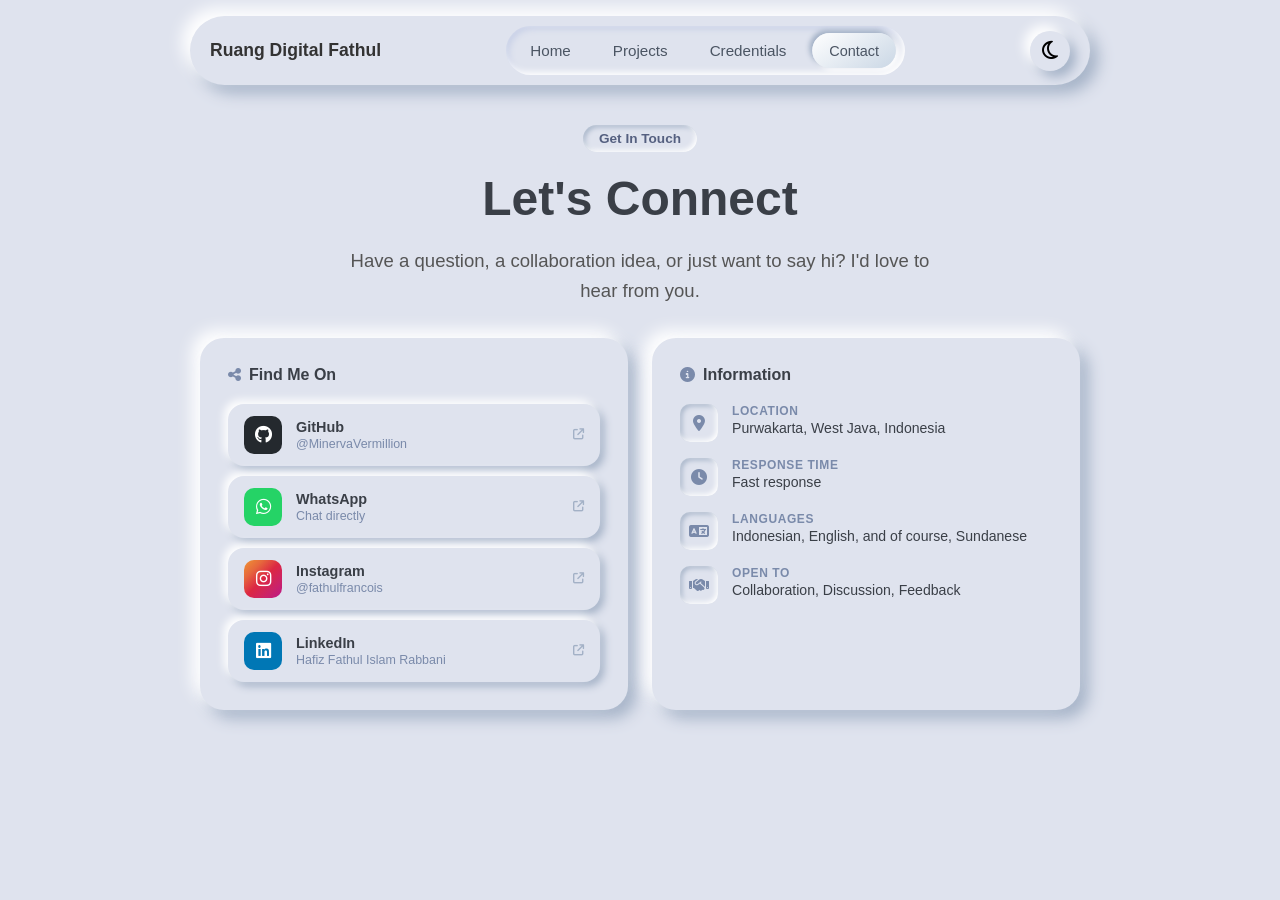
<file: contact.html>
<!DOCTYPE html>
<html lang="en">
<head>
    <meta charset="UTF-8">
    <meta name="viewport" content="width=device-width, initial-scale=1.0">
    <meta name="description" content="Contact Fathul — collaboration, questions, or just to say hi.">
    <meta name="author" content="Fathul">
    <title>Contact » Ruang Digital Fathul</title>
    <link rel="stylesheet" href="style.css">
    <link rel="stylesheet" href="https://cdnjs.cloudflare.com/ajax/libs/font-awesome/6.5.0/css/all.min.css">
</head>
<body>
    <header>
        <nav class="wrapper">
            <a class="logo" href="index.html">Ruang Digital Fathul</a>
            <ul>
                <li><a href="index.html">Home</a></li>
                <li><a href="projects.html">Projects</a></li>
                <li><a href="credentials.html">Credentials</a></li>
                <li><a href="contact.html">Contact</a></li>
            </ul>
            <div class="nav-actions">
                <button id="burger-btn"><i class="fa-solid fa-bars"></i></button>
                <button id="theme-btn"><i class="fa-regular fa-moon"></i></button>
            </div>
        </nav>
    </header>

    <main>
        <section class="page-header hidden">
            <span class="badge">Get In Touch</span>
            <h1>Let's <span class="highlight">Connect</span></h1>
            <p>Have a question, a collaboration idea, or just want to say hi? I'd love to hear from you.</p>
        </section>

        <section class="contact-page-section hidden">
            <div class="contact-page-grid">
                <div class="contact-card">
                    <h3><i class="fa-solid fa-share-nodes"></i> Find Me On</h3>
                    <div class="social-list">
                        <a href="https://github.com/MinervaVermillion" target="_blank" class="social-row">
                            <div class="social-icon-wrap github">
                                <i class="fa-brands fa-github"></i>
                            </div>
                            <div class="social-info">
                                <span class="social-name">GitHub</span>
                                <span class="social-handle">@MinervaVermillion</span>
                            </div>
                            <i class="fa-solid fa-arrow-up-right-from-square social-ext"></i>
                        </a>
                        <a href="https://wa.me/6288218930237" target="_blank" class="social-row">
                            <div class="social-icon-wrap whatsapp">
                                <i class="fa-brands fa-whatsapp"></i>
                            </div>
                            <div class="social-info">
                                <span class="social-name">WhatsApp</span>
                                <span class="social-handle">Chat directly</span>
                            </div>
                            <i class="fa-solid fa-arrow-up-right-from-square social-ext"></i>
                        </a>
                        <a href="https://instagram.com/fathulfrancois?igsh=bm1hYWwyeXJ0a3Zn" target="_blank" class="social-row">
                            <div class="social-icon-wrap instagram">
                                <i class="fa-brands fa-instagram"></i>
                            </div>
                            <div class="social-info">
                                <span class="social-name">Instagram</span>
                                <span class="social-handle">@fathulfrancois</span>
                            </div>
                            <i class="fa-solid fa-arrow-up-right-from-square social-ext"></i>
                        </a>
                        <a href="https://www.linkedin.com/in/hafiz-fathul-islam-rabbani/" target="_blank" class="social-row">
                            <div class="social-icon-wrap linkedin">
                                <i class="fa-brands fa-linkedin">‌</i>
                            </div>
                            <div class="social-info">
                                <span class="social-name">LinkedIn</span>
                                <span class="social-handle">Hafiz Fathul Islam Rabbani</span>
                            </div>
                            <i class="fa-solid fa-arrow-up-right-from-square social-ext"></i>
                        </a>
                    </div>
                </div>

                <div class="contact-card">
                    <h3><i class="fa-solid fa-circle-info"></i> Information</h3>
                    <div class="contact-info-list">
                        <div class="contact-info-row">
                            <div class="contact-info-icon">
                                <i class="fa-solid fa-location-dot"></i>
                            </div>
                            <div>
                                <span class="contact-info-label">Location</span>
                                <span class="contact-info-value">Purwakarta, West Java, Indonesia</span>
                            </div>
                        </div>
                        <div class="contact-info-row">
                            <div class="contact-info-icon">
                                <i class="fa-solid fa-clock"></i>
                            </div>
                            <div>
                                <span class="contact-info-label">Response Time</span>
                                <span class="contact-info-value">Fast response</span>
                            </div>
                        </div>
                        <div class="contact-info-row">
                            <div class="contact-info-icon">
                                <i class="fa-solid fa-language"></i>
                            </div>
                            <div>
                                <span class="contact-info-label">Languages</span>
                                <span class="contact-info-value">Indonesian, English, and of course, Sundanese</span>
                            </div>
                        </div>
                        <div class="contact-info-row">
                            <div class="contact-info-icon">
                                <i class="fa-solid fa-handshake"></i>
                            </div>
                            <div>
                                <span class="contact-info-label">Open To</span>
                                <span class="contact-info-value">Collaboration, Discussion, Feedback</span>
                            </div>
                        </div>
                    </div>
                </div>
            </div>
        </section>
    </main>
    <script src="script.js"></script>
</body>
</html>
</file>
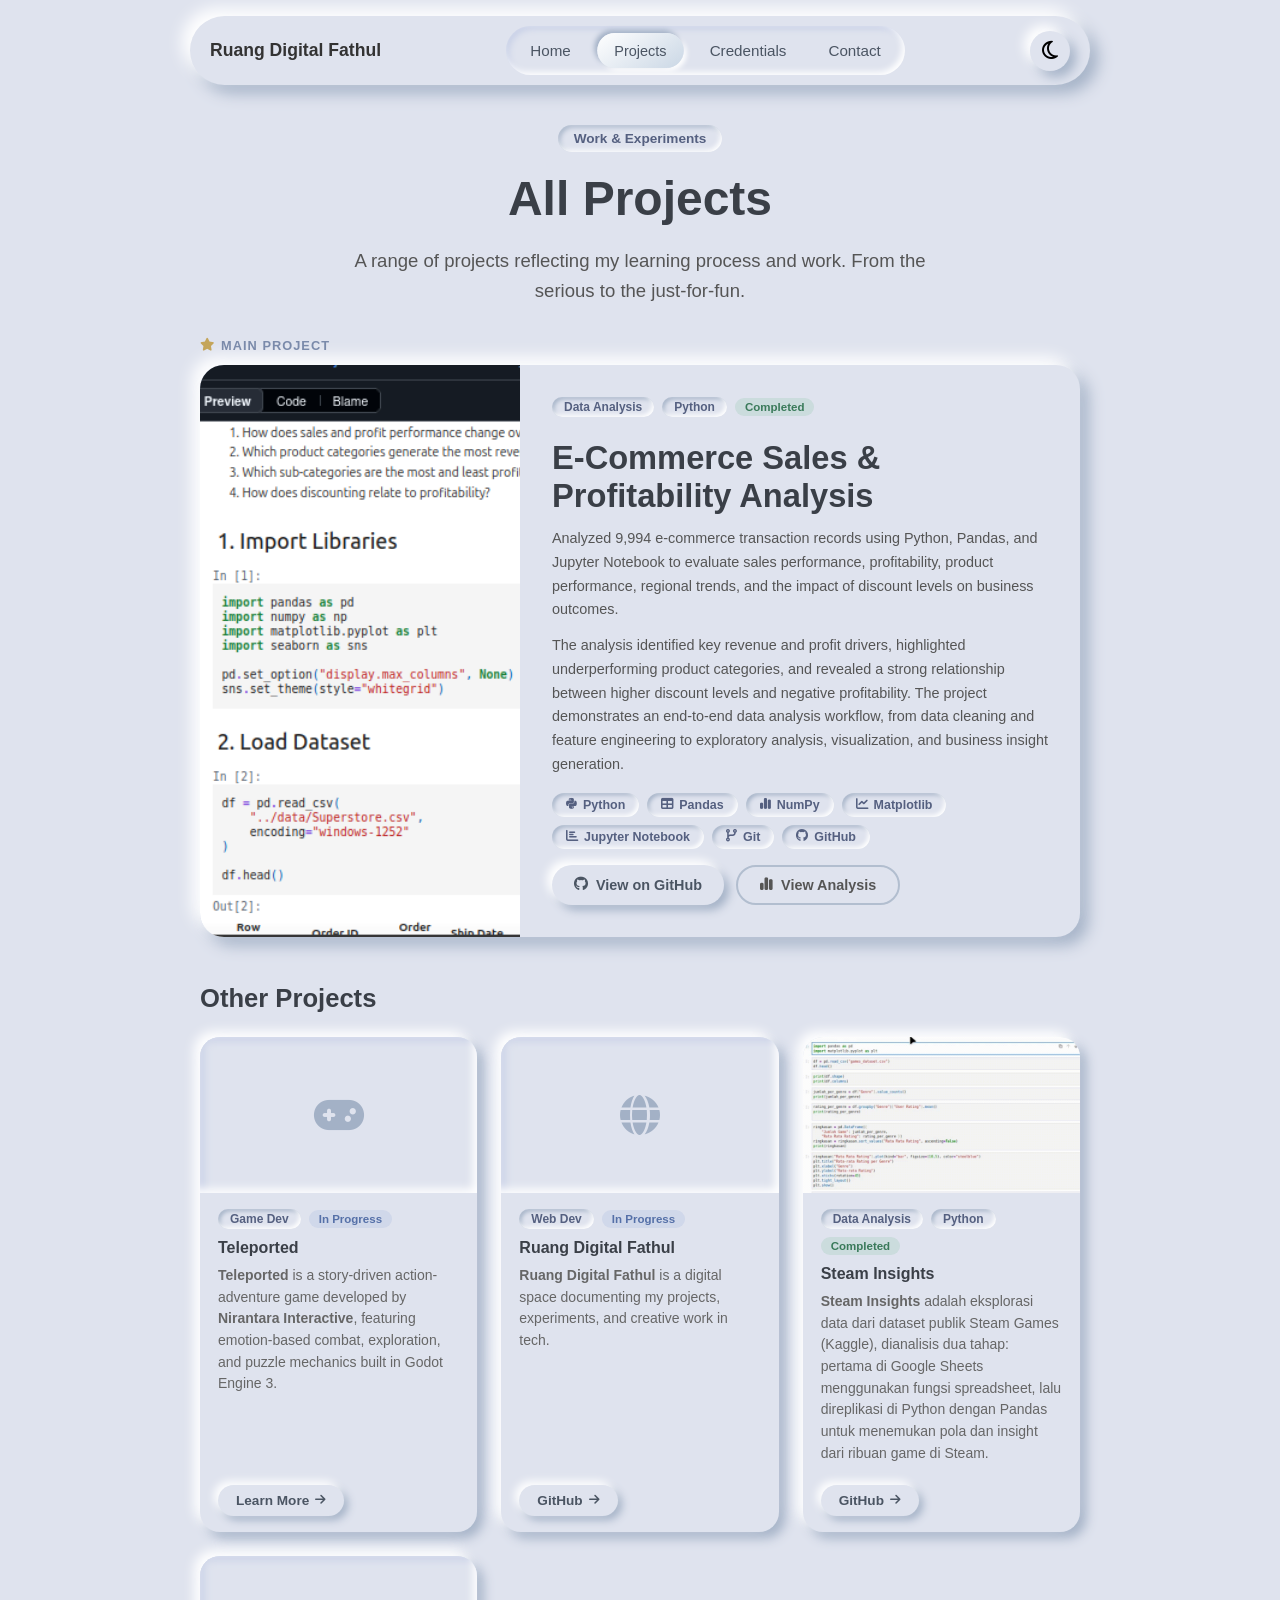
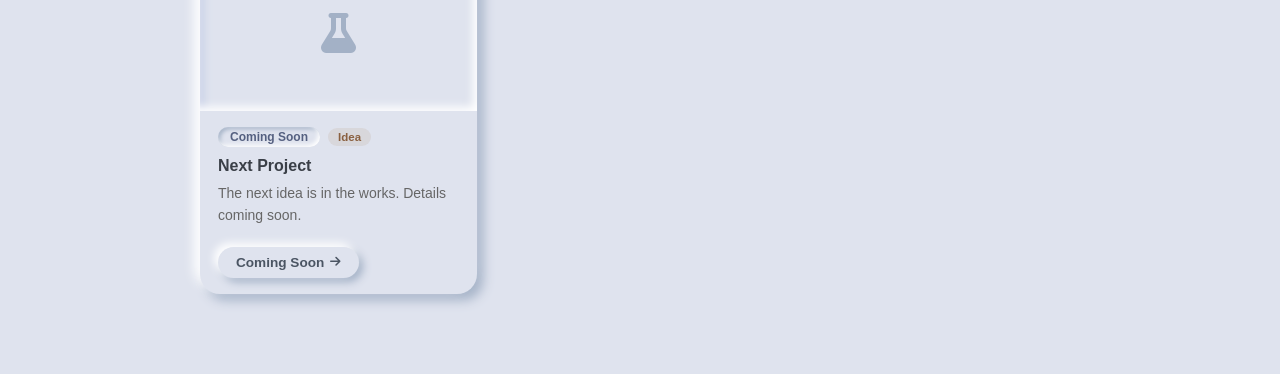
<file: projects.html>
<!DOCTYPE html>
<html lang="en">
<head>
    <meta charset="UTF-8">
    <meta name="viewport" content="width=device-width, initial-scale=1.0">
    <meta name="description" content="Fathul's projects — from data analysis to web and other digital experiments.">
    <meta name="keywords" content="Portfolio, Projects, Data Analyst, Web Dev, Fathul">
    <meta name="author" content="Fathul">
    <title>Projects » Ruang Digital Fathul</title>
    <link rel="stylesheet" href="style.css">
    <link rel="stylesheet" href="https://cdnjs.cloudflare.com/ajax/libs/font-awesome/6.5.0/css/all.min.css">
</head>
<body>
    <header>
        <nav class="wrapper">
            <a class="logo" href="index.html">Ruang Digital Fathul</a>
            <ul>
                <li><a href="index.html">Home</a></li>
                <li><a href="projects.html">Projects</a></li>
                <li><a href="credentials.html">Credentials</a></li>
                <li><a href="contact.html">Contact</a></li>
            </ul>
            <div class="nav-actions">
                <button id="burger-btn"><i class="fa-solid fa-bars"></i></button>
                <button id="theme-btn"><i class="fa-regular fa-moon"></i></button>
            </div>
        </nav>
    </header>

    <main>
        <section class="page-header hidden">
            <span class="badge">Work & Experiments</span>
            <h1>All <span class="highlight">Projects</span></h1>
            <p>A range of projects reflecting my learning process and work. From the serious to the just-for-fun.</p>
        </section>

        <section class="featured-section hidden">
            <div class="featured-label">
                <i class="fa-solid fa-star"></i> Main Project
            </div>
            <div class="featured-card">
                <div class="featured-thumbnail placeholder-thumb-lg">
                    <img src="assets/jupijupi.png" alt="Preview analisis E-Commerce Sales Dataset" class="project-thumbnail-gif">
                </div>
                <div class="featured-body">
                    <div class="project-meta">
                        <span class="project-tag">Data Analysis</span>
                        <span class="project-tag">Python</span>
                        <span class="project-status status-done">Completed</span>
                    </div>
                    <h2>E-Commerce Sales & Profitability Analysis</h2>
                    <p>Analyzed 9,994 e-commerce transaction records using Python, Pandas, and Jupyter Notebook to evaluate sales performance, profitability, product performance, regional trends, and the impact of discount levels on business outcomes.</p>
                    <p>The analysis identified key revenue and profit drivers, highlighted underperforming product categories, and revealed a strong relationship between higher discount levels and negative profitability. The project demonstrates an end-to-end data analysis workflow, from data cleaning and feature engineering to exploratory analysis, visualization, and business insight generation.</p>
                    
                    <div class="featured-tech">
                        <span class="tech-chip"><i class="fa-brands fa-python"></i> Python</span>
                        <span class="tech-chip"><i class="fa-solid fa-table"></i> Pandas</span>
                        <span class="tech-chip"><i class="fa-solid fa-chart-simple"></i> NumPy</span>
                        <span class="tech-chip"><i class="fa-solid fa-chart-line"></i> Matplotlib</span>
                        <span class="tech-chip"><i class="fa-solid fa-chart-bar"></i> Jupyter Notebook</span>
                        <span class="tech-chip"><i class="fa-solid fa-code-branch"></i> Git</span>
                        <span class="tech-chip"><i class="fa-brands fa-github"></i> GitHub</span>
                    </div>
                    <div class="featured-actions">
                        <a href="https://github.com/MinervaVermillion/ecommerce-sales-analysis" class="btn-primary" target="_blank"><i class="fa-brands fa-github"></i> View on GitHub</a>
                        <a href="https://github.com/MinervaVermillion/ecommerce-sales-analysis/blob/main/notebooks/ecommerce_analysis_cleaned.ipynb" class="btn-secondary" target="_blank"><i class="fa-solid fa-chart-simple"></i> View Analysis</a>
                    </div>
                </div>
            </div>
        </section>

        <section class="other-projects hidden">
            <h2 class="section-title">Other Projects</h2>
            <div class="projects-grid">
                <div class="project-card">
                    <div class="project-card-top">
                        <div class="project-thumbnail placeholder-thumb">
                            <i class="fa-solid fa-gamepad"></i>
                        </div>
                    </div>
                    <div class="project-card-body">
                        <div class="project-meta">
                            <span class="project-tag">Game Dev</span>
                            <span class="project-status status-wip">In Progress</span>
                        </div>
                        <h3>Teleported</h3>
                        <p><strong>Teleported</strong> is a story-driven action-adventure game developed by <strong>Nirantara Interactive</strong>, featuring emotion-based combat, exploration, and puzzle mechanics built in Godot Engine 3.</p>
                    </div>
                    <div class="project-card-footer">
                        <a href="#" class="btn-card">Learn More <i class="fa-solid fa-arrow-right"></i></a>
                    </div>
                </div>

                <div class="project-card">
                    <div class="project-card-top">
                        <div class="project-thumbnail placeholder-thumb">
                            <i class="fa-solid fa-globe"></i>
                        </div>
                    </div>
                    <div class="project-card-body">
                        <div class="project-meta">
                            <span class="project-tag">Web Dev</span>
                            <span class="project-status status-wip">In Progress</span>
                        </div>
                        <h3>Ruang Digital Fathul</h3>
                        <p><strong>Ruang Digital Fathul</strong> is a digital space documenting my projects, experiments, and creative work in tech.</p>
                    </div>
                    <div class="project-card-footer">
                        <a href="https://github.com/MinervaVermillion/RuangDigitalFathul" class="btn-card">GitHub <i class="fa-solid fa-arrow-right"></i></a>
                    </div>
                </div>

                <div class="project-card">
                    <div class="project-card-top">
                        <div class="project-thumbnail">
                            <img src="assets/preview.gif" alt="Preview analisis Steam Games Dataset" class="project-thumbnail-gif">
                        </div>
                    </div>
                    <div class="project-card-body">
                        <div class="project-meta">
                            <span class="project-tag">Data Analysis</span>
                            <span class="project-tag">Python</span>
                            
                            <span class="project-status status-done">Completed</span>
                        </div>
                        <h3>Steam Insights</h3>
                        <p><strong>Steam Insights</strong> adalah eksplorasi data dari dataset publik Steam Games (Kaggle), dianalisis dua tahap: pertama di Google Sheets menggunakan fungsi spreadsheet, lalu direplikasi di Python dengan Pandas untuk menemukan pola dan insight dari ribuan game di Steam.</p>
                    </div>
                    <div class="project-card-footer">
                        <a href="https://github.com/MinervaVermillion/Steam-Insight" class="btn-card" target="_blank">GitHub <i class="fa-solid fa-arrow-right"></i></a>
                    </div>
                </div>
                
                <div class="project-card">
                    <div class="project-card-top">
                        <div class="project-thumbnail placeholder-thumb">
                            <i class="fa-solid fa-flask"></i>
                        </div>
                    </div>
                    <div class="project-card-body">
                        <div class="project-meta">
                            <span class="project-tag">Coming Soon</span>
                            <span class="project-status status-idea">Idea</span>
                        </div>
                        <h3>Next Project</h3>
                        <p>The next idea is in the works. Details coming soon.</p>
                    </div>
                    <div class="project-card-footer">
                        <a href="#" class="btn-card">Coming Soon <i class="fa-solid fa-arrow-right"></i></a>
                    </div>
                    
                </div>
            </div>
        </section>
    </main>
    <script src="script.js"></script>
</body>
</html>
</file>
<file: style.css>
* {
    box-sizing: border-box;
    margin: 0;
    padding: 0;
    -webkit-tap-highlight-color: transparent;
}

html {
    scroll-behavior: smooth;
}

body {
    font-family: 'Segoe UI', Arial, sans-serif;
    background-color: #dfe3ee;
    color: #333;
    padding: 0 16px;
    overflow-x: hidden;
    transition: background-color .4s ease, color .4s ease;
}

a {
    text-decoration: none;
    color: #333;
}

.logo {
    font-weight: bold;
    font-size: 1.1rem;
}

.wrapper {
    position: relative;
    display: flex;
    justify-content: space-between;
    align-items: center;
    max-width: 900px;
    margin: 16px auto;
    padding: 10px 20px;
    border-radius: 999px;
    background: #dfe3ee;
    box-shadow: -8px -8px 16px #ffffff, 8px 8px 16px #a3b1c6;
    transition: background-color .4s ease, box-shadow .4s ease;
}

@keyframes fadeInUp {
    from {
        opacity: 0;
        transform: translateY(20px);
    }
    to {
        opacity: 1;
        transform: translateY(0);
    }
}

.logo, ul li, .nav-actions {
    opacity: 0;
    animation: fadeInUp 0.6s cubic-bezier(0.25, 1, 0.5, 1) forwards;
}

.logo {
    animation-delay: 0.1s;
}

ul li:nth-child(1) {
    animation-delay: 0.2s;
}

ul li:nth-child(2) {
    animation-delay: 0.3s;
}

ul li:nth-child(3) {
    animation-delay: 0.4s;
}

ul li:nth-child(4) {
    animation-delay: 0.5s;
}

.nav-actions {
    animation-delay: 0.6s;
}

ul {
    display: flex;
    gap: 6px;
    padding: 6px;
    border-radius: 999px;
    list-style: none;
    align-items: center;
    box-shadow: inset -3px -3px 6px #ffffff, inset 3px 3px 6px #c8d0e7;
    transition: all .4s ease;
}

ul a {
    display: block;
    padding: 10px 18px;
    border-radius: 999px;
    color: #4b5563;
    font-size: 0.95rem;
    transition: background-color .3s ease, color .3s ease, transform .2s ease;
}

ul a:hover {
    transform: translateY(-2px);
}

ul a.active {
    background: linear-gradient(145deg, #ffffff, #cad7e5);
    box-shadow: -3px -3px 6px #a3b1c6, 3px 3px 6px #ffffff;
    transform: scale(.95);
}

.nav-actions {
    display: flex;
    align-items: center;
    gap: 10px;
}

#theme-btn, #burger-btn {
    background: none;
    border: none;
    cursor: pointer;
    font-size: 1.3rem;
    border-radius: 50%;
    display: grid;
    place-items: center;
    transition: background-color .4s ease, box-shadow .4s ease, color .4s ease, transform 0.1s ease;
}

#theme-btn {
    width: 40px;
    height: 40px;
    box-shadow: -6px -6px 12px #ffffff, 6px 6px 12px #a3b1c6;
}

#theme-btn i {
    transition: .4s;
}

#burger-btn {
    display: none;
    width: 40px;
    height: 40px;
    border-radius: 50%;
    box-shadow: -4px -4px 8px #ffffff, 4px 4px 8px #c8d0e7;
}

#theme-btn:active, #burger-btn:active, .btn-primary:active {
    transform: scale(0.95);
}

.hero-section {
    max-width: 900px;
    margin: 40px auto 60px auto;
    padding: 20px 10px;
    text-align: center;
    animation: fadeInUp 0.8s cubic-bezier(0.25, 1, 0.5, 1) forwards;
    animation-delay: 0.7s;
    opacity: 0;
}

.badge {
    display: inline-block;
    padding: 6px 16px;
    border-radius: 999px;
    font-size: 0.85rem;
    font-weight: 600;
    color: #556080;
    margin-bottom: 16px;
    box-shadow: inset -2px -2px 5px #ffffff, inset 2px 2px 5px #a3b1c6;
    transition: color .4s ease, background-color .4s ease, box-shadow .4s ease, transform .2s ease;
}

.badge:hover {
    transform: translateY(-2px);
    box-shadow: -2px -2px 5px #ffffff, 2px 2px 5px #a3b1c6;
}

.hero-section h1 {
    font-size: calc(1.8rem + 1.5vw);
    line-height: 1.3;
    margin-bottom: 20px;
    color: #3a3f47;
    transition: color .4s ease;
}

.hero-content .highlight {
    position: relative;
    font-weight: 800;
    color: #111111;
    display: inline-block;
    padding: 0 4px;
    transition: color .4s ease;
}

.hero-content .highlight::after {
    content: '';
    position: absolute;
    bottom: -2px;
    left: 0;
    width: 100%;
    height: 5px;
    border-radius: 999px;
    background: #dfe3ee;
    box-shadow: inset -1px -1px 2px #ffffff, inset 1px 1px 3px #a3b1c6;
    z-index: -1;
    transition: background-color .4s ease, box-shadow .4s ease;
}

.hero-content p {
    font-size: calc(1rem + 0.2vw);
    color: #555;
    max-width: 620px;
    margin: 0 auto 20px auto;
    line-height: 1.6;
    transition: color .4s ease;
}

.hero-buttons {
    display: flex;
    justify-content: center;
    align-items: center;
    gap: 16px;
}

.btn-primary, .btn-secondary {
    padding: 12px 28px;
    border-radius: 999px;
    font-weight: 600;
    font-size: 0.95rem;
    transition: all 0.3s ease;
}

.btn-primary {
    background: #dfe3ee;
    color: #4b5563;
    box-shadow: -5px -5px 10px #ffffff, 5px 5px 10px #a3b1c6;
}

.btn-primary:hover {
    box-shadow: -2px -2px 5px #ffffff, 2px 2px 5px #a3b1c6;
    transform: translateY(-1px);
}

.btn-secondary {
    background: transparent;
    color: #555;
    border: 2px solid #b2becf;
}

.btn-secondary:hover {
    background: #dfe3ee;
    box-shadow: inset -3px -3px 6px #ffffff, inset 3px 3px 6px #a3b1c6;
}

body.dark {
    background-color: #1e2230;
    color: #d1d9f0;
}

body.dark .wrapper {
    background-color: #1e2230;
    box-shadow: -8px -8px 15px #13161e, 8px 8px 15px #292e40;
}

body.dark a {
    color: #d1d9f0;
}

body.dark ul {
    box-shadow: inset -4px -4px 8px #13161e, inset 4px 4px 8px #292e40;
}

body.dark ul a.active {
    background: linear-gradient(145deg, #292e40, #13161e);
    box-shadow: inset -4px -4px 8px #292e40, inset 4px 4px 8px #13161e;
    color: #d1d9f0;
}

body.dark #burger-btn {
    color: #d1d9f0;
    box-shadow: -4px -4px 8px #13161e, 4px 4px 8px #292e40;
}

body.dark #theme-btn {
    box-shadow: -8px -8px 15px #13161e, 8px 8px 15px #292e40;
}

body.dark #theme-btn i {
    color: #d1d9f0;
    transform: rotate(180deg);
}

body.dark .hero-section h1 {
    color: #a3b1c6;
}

body.dark .hero-content .highlight {
    color: #ffffff;
}

body.dark .hero-content .highlight::after {
    background: #1e2230;
    box-shadow: inset -1px -1px 2px #292e40, inset 1px 1px 3px #13161e;
}

body.dark .badge {
    color: #a3b1c6;
    box-shadow: inset -2px -2px 5px #292e40, inset 2px 2px 5px #13161e;
}

body.dark .badge:hover {
    box-shadow: -2px -2px 5px #292e40, 2px 2px 5px #13161e;
}

body.dark .hero-content p {
    color: #a3b1c6;
}

body.dark .btn-primary {
    background: #1e2230;
    color: #d1d9f0;
    box-shadow: -5px -5px 10px #13161e, 5px 5px 10px #292e40;
}

body.dark .btn-primary:hover {
    box-shadow: -2px -2px 5px #13161e, 2px 2px 5px #292e40;
}

body.dark .btn-secondary {
    color: #a3b1c6;
    border-color: #292e40;
}

body.dark .btn-secondary:hover {
    background: #1e2230;
    box-shadow: inset -3px -3px 6px #13161e, inset 3px 3px 6px #292e40;
}

.about-section {
    max-width: 900px;
    margin: 60px auto 60px auto;
    padding: 40px;
    border-radius: 24px;
    background: #dfe3ee;
    box-shadow: -8px -8px 16px #ffffff, 8px 8px 16px #a3b1c6;
    transition: background-color .4s ease, box-shadow .4s ease, opacity 0.8s cubic-bezier(0.25, 1, 0.5, 1), transform 0.8s cubic-bezier(0.25, 1, 0.5, 1);
    will-change: opacity, transform;
}

.about-content {
    display: flex;
    gap: 40px;
    align-items: center;
}

.about-text {
    flex: 1;
}

.about-text h2 {
    font-size: calc(1.5rem + 1vw);
    margin-bottom: 16px;
    color: #3a3f47;
    transition: color .4s ease;
}

.about-text p {
    font-size: calc(1rem + 0.2vw);
    text-align: justify;
    margin-bottom: 24px;
    color: #555;
    line-height: 1.6;
    transition: color .4s ease;
}

.about-image {
    flex-shrink: 0;
}

.image-container {
    width: 180px;
    height: 180px;
    border-radius: 50%;
    box-shadow: -6px -6px 12px #ffffff, 6px 6px 12px #a3b1c6;
    overflow: hidden;
}

.image-container img {
    width: 100%;
    height: 100%;
    object-fit: cover;
}

body.dark .about-section {
    background-color: #1e2230;
    box-shadow: -8px -8px 15px #13161e, 8px 8px 15px #292e40;
}

body.dark .about-text h2 {
    color: #a3b1c6;
}

body.dark .about-text p {
    color: #a3b1c6;
}

body.dark .image-container {
    background: #1e2230;
    box-shadow: -6px -6px 12px #13161e, 6px 6px 12px #292e40;
}

.about-section.hidden {
  opacity: 0 !important;
    transform: translateY(20px) !important;
}

.about-section.visible {
    opacity: 1 !important;
    transform: translateY(0) !important;
}

.skills-section {
    max-width: 900px;
    margin: 0 auto 80px auto;
    padding: 0 10px;
    transition: opacity 0.8s cubic-bezier(0.25, 1, 0.5, 1), transform 0.8s cubic-bezier(0.25, 1, 0.5, 1);
    will-change: opacity, transform;
}

.skills-section.hidden {
    opacity: 0;
    transform: translateY(20px);
}

.skills-section.visible {
    opacity: 1;
    transform: translateY(0);
}

.skills-header {
    text-align: center;
    margin-bottom: 32px;
}

.skills-header h2 {
    font-size: calc(1.5rem + 1vw);
    color: #3a3f47;
    margin-bottom: 8px;
    transition: color .4s ease;
}

.skills-header p {
    font-size: calc(0.95rem + 0.1vw);
    color: #555;
    transition: color .4s ease;
}

.skills-grid {
    display: grid;
    grid-template-columns: repeat(2, 1fr);
    gap: 24px;
}

.skill-card {
    display: flex;
    flex-direction: column;
    gap: 12px;
    padding: 28px 24px;
    border-radius: 20px;
    background: #dfe3ee;
    box-shadow: -6px -6px 12px #ffffff, 6px 6px 12px #a3b1c6;
    transition: background-color .4s ease, box-shadow .4s ease, transform .3s ease;
}

.skill-card:hover {
    transform: translateY(-4px);
    box-shadow: -8px -8px 16px #ffffff, 8px 8px 16px #a3b1c6;
}

.skill-icon {
    width: 52px;
    height: 52px;
    border-radius: 50%;
    display: grid;
    place-items: center;
    font-size: 1.25rem;
    color: #556080;
    background: #dfe3ee;
    box-shadow: inset -4px -4px 8px #ffffff, inset 4px 4px 8px #c8d0e7;
    transition: background-color .4s ease, box-shadow .4s ease, color .4s ease, transform .3s ease;
}

.skill-card:hover .skill-icon {
    transform: scale(1.08) rotate(-4deg);
}

.skill-card h3 {
    font-size: 1.05rem;
    font-weight: 700;
    color: #3a3f47;
    transition: color .4s ease;
}

.skill-card p {
    font-size: 0.875rem;
    color: #666;
    line-height: 1.55;
    transition: color .4s ease;
}

.skill-tags {
    display: flex;
    flex-wrap: wrap;
    gap: 8px;
    margin-top: auto;
    padding-top: 4px;
}

.skill-tag {
    display: inline-flex;
    align-items: center;
    padding: 5px 14px;
    border-radius: 999px;
    font-size: 0.75rem;
    font-weight: 600;
    color: #556080;
    box-shadow: inset -2px -2px 4px #ffffff, inset 2px 2px 4px #a3b1c6;
    transition: color .4s ease, box-shadow .4s ease, transform .2s ease;
}

.skill-tag:hover {
    transform: translateY(-2px);
    box-shadow: -2px -2px 4px #ffffff, 2px 2px 4px #a3b1c6;
}

body.dark .skills-header h2 {
    color: #a3b1c6;
}

body.dark .skills-header p {
    color: #7a8aaa;
}

body.dark .skill-card {
    background-color: #1e2230;
    box-shadow: -6px -6px 12px #13161e, 6px 6px 12px #292e40;
}

body.dark .skill-card:hover {
    box-shadow: -8px -8px 16px #13161e, 8px 8px 16px #292e40;
}

body.dark .skill-icon {
    background: #1e2230;
    color: #7a8aaa;
    box-shadow: inset -4px -4px 8px #13161e, inset 4px 4px 8px #292e40;
}

body.dark .skill-card h3 {
    color: #c8d0e7;
}

body.dark .skill-card p {
    color: #7a8aaa;
}

body.dark .skill-tag {
    color: #7a8aaa;
    box-shadow: inset -2px -2px 4px #13161e, inset 2px 2px 4px #292e40;
}

body.dark .skill-tag:hover {
    box-shadow: -2px -2px 4px #13161e, 2px 2px 4px #292e40;
}

@media (max-width: 680px) {
    .skills-section {
        margin-bottom: 60px;
    }

    .skills-grid {
        grid-template-columns: 1fr;
        gap: 16px;
    }

    .skill-card {
        padding: 24px 20px;
    }
}

.projects-section {
    max-width: 900px;
    margin: 0 auto 80px auto;
    padding: 0 10px;
    transition: opacity 0.8s cubic-bezier(0.25, 1, 0.5, 1), transform 0.8s cubic-bezier(0.25, 1, 0.5, 1);
    will-change: opacity, transform;
}

.projects-section.hidden {
    opacity: 0;
    transform: translateY(20px);
}

.projects-section.visible {
    opacity: 1;
    transform: translateY(0);
}

.projects-header {
    text-align: center;
    margin-bottom: 32px;
}

.projects-header h2 {
    font-size: calc(1.5rem + 1vw);
    color: #3a3f47;
    margin-bottom: 8px;
    transition: color .4s ease;
}

.projects-header p {
    font-size: calc(0.95rem + 0.1vw);
    color: #555;
    transition: color .4s ease;
}

.projects-grid {
    display: grid;
    grid-template-columns: repeat(3, 1fr);
    gap: 24px;
    margin-bottom: 36px;
}

.project-card {
    border-radius: 20px;
    background: #dfe3ee;
    box-shadow: -6px -6px 12px #ffffff, 6px 6px 12px #a3b1c6;
    overflow: hidden;
    display: flex;
    flex-direction: column;
    transition: background-color .4s ease, box-shadow .4s ease, transform .3s ease;
}

.project-card:hover {
    transform: translateY(-4px);
    box-shadow: -8px -8px 16px #ffffff, 8px 8px 16px #a3b1c6;
}

.project-thumbnail {
    width: 100%;
    aspect-ratio: 16 / 9;
    display: flex;
    align-items: center;
    justify-content: center;
}

.placeholder-thumb {
    background: #dfe3ee;
    box-shadow: inset -4px -4px 8px #ffffff, inset 4px 4px 8px #c8d0e7;
    font-size: 2.5rem;
    color: #a3b1c6;
    transition: background-color .4s ease, box-shadow .4s ease, color .4s ease;
}

.project-thumbnail img,
.placeholder-thumb-lg img,
.project-thumbnail-gif {
    width: 100%;
    height: 100%;
    object-fit: cover;
    display: block;
}

.project-card-body {
    padding: 16px 18px 8px 18px;
    flex: 1;
}

.project-meta {
    display: flex;
    align-items: center;
    gap: 8px;
    margin-bottom: 10px;
    flex-wrap: wrap;
}

.project-tag {
    display: inline-block;
    padding: 3px 12px;
    border-radius: 999px;
    font-size: 0.75rem;
    font-weight: 600;
    color: #556080;
    box-shadow: inset -2px -2px 4px #ffffff, inset 2px 2px 4px #a3b1c6;
    transition: color .4s ease, box-shadow .4s ease, transform .2s ease;
}

.project-tag:hover {
    transform: translateY(-2px);
    box-shadow: -2px -2px 4px #ffffff, 2px 2px 4px #a3b1c6;
}

.project-status {
    display: inline-block;
    padding: 3px 10px;
    border-radius: 999px;
    font-size: 0.72rem;
    font-weight: 600;
}

.status-wip {
    background: rgba(99, 130, 200, 0.12);
    color: #5570a8;
}

.status-idea {
    background: rgba(160, 120, 80, 0.12);
    color: #8a6040;
}

.status-done {
    background: rgba(60, 160, 100, 0.12);
    color: #3a7a5a;
}

.project-card-body h3 {
    font-size: 1rem;
    font-weight: 700;
    color: #3a3f47;
    margin-bottom: 8px;
    transition: color .4s ease;
}

.project-card-body p {
    font-size: 0.875rem;
    color: #666;
    line-height: 1.55;
    transition: color .4s ease;
   
}

.projects-section .project-card-body p {
    display: -webkit-box;
    -webkit-line-clamp: 3;
    -webkit-box-orient: vertical;
    overflow: hidden;
}

.other-projects .project-card-body p,
.featured-body p {
    display: block;
    overflow: visible;
    -webkit-line-clamp: none;
}

.project-card-footer {
    padding: 12px 18px 16px 18px;
}

.btn-card {
    display: inline-flex;
    align-items: center;
    gap: 6px;
    padding: 8px 18px;
    border-radius: 999px;
    font-size: 0.85rem;
    font-weight: 600;
    color: #4b5563;
    background: #dfe3ee;
    box-shadow: -4px -4px 8px #ffffff, 4px 4px 8px #a3b1c6;
    transition: box-shadow .3s ease, transform .2s ease, color .4s ease, background-color .4s ease;
}

.btn-card:hover {
    box-shadow: -2px -2px 4px #ffffff, 2px 2px 4px #a3b1c6;
    transform: translateY(-1px);
}

.btn-card i {
    font-size: 0.75rem;
    transition: transform .2s ease;
}

.btn-card:hover i {
    transform: translateX(3px);
}

.projects-cta {
    text-align: center;
}

body.dark .projects-header h2 {
    color: #a3b1c6;
}

body.dark .projects-header p {
    color: #7a8aaa;
}

body.dark .project-card {
    background-color: #1e2230;
    box-shadow: -6px -6px 12px #13161e, 6px 6px 12px #292e40;
}

body.dark .project-card:hover {
    box-shadow: -8px -8px 16px #13161e, 8px 8px 16px #292e40;
}

body.dark .placeholder-thumb {
    background: #1e2230;
    box-shadow: inset -4px -4px 8px #13161e, inset 4px 4px 8px #292e40;
    color: #4a5470;
}

body.dark .project-tag {
    color: #7a8aaa;
    box-shadow: inset -2px -2px 4px #13161e, inset 2px 2px 4px #292e40;
}

body.dark .project-tag:hover {
    box-shadow: -2px -2px 4px #13161e, 2px 2px 4px #292e40;
}

body.dark .status-wip {
    background: rgba(99, 130, 200, 0.10);
    color: #7a9ad0;
}

body.dark .status-idea {
    background: rgba(180, 140, 80, 0.10);
    color: #b08040;
}

body.dark .status-done {
    background: rgba(60, 160, 100, 0.10);
    color: #50a070;
}

body.dark .project-card-body h3 {
    color: #c8d0e7;
}

body.dark .project-card-body p {
    color: #7a8aaa;
}

body.dark .btn-card {
    color: #d1d9f0;
    background: #1e2230;
    box-shadow: -4px -4px 8px #13161e, 4px 4px 8px #292e40;
}

body.dark .btn-card:hover {
    box-shadow: -2px -2px 4px #13161e, 2px 2px 4px #292e40;
}

.page-header,
.featured-section,
.other-projects {
    transition: opacity 0.8s cubic-bezier(0.25, 1, 0.5, 1), transform 0.8s cubic-bezier(0.25, 1, 0.5, 1);
    will-change: opacity, transform;
}

.page-header.hidden,
.featured-section.hidden,
.other-projects.hidden {
    opacity: 0;
    transform: translateY(40px);
}

.page-header.visible,
.featured-section.visible,
.other-projects.visible {
    opacity: 1;
    transform: translateY(0);
}

.page-header {
    max-width: 900px;
    margin: 40px auto 32px auto;
    padding: 0 10px;
    text-align: center;
}

.page-header h1 {
    font-size: calc(1.8rem + 1.5vw);
    line-height: 1.3;
    margin-bottom: 16px;
    color: #3a3f47;
    transition: color .4s ease;
}

.page-header p {
    font-size: calc(1rem + 0.2vw);
    color: #555;
    max-width: 580px;
    margin: 0 auto;
    line-height: 1.6;
    transition: color .4s ease;
}

.featured-section {
    max-width: 900px;
    margin: 0 auto 48px auto;
    padding: 0 10px;
}

.featured-label {
    font-size: 0.8rem;
    font-weight: 700;
    color: #7a8aaa;
    text-transform: uppercase;
    letter-spacing: 0.08em;
    margin-bottom: 12px;
    display: flex;
    align-items: center;
    gap: 6px;
    transition: color .4s ease;
}

.featured-label i {
    color: #c4a55a;
}

.featured-card {
    border-radius: 24px;
    background: #dfe3ee;
    box-shadow: -8px -8px 16px #ffffff, 8px 8px 16px #a3b1c6;
    overflow: hidden;
    display: flex;
    transition: background-color .4s ease, box-shadow .4s ease;
}

.placeholder-thumb-lg {
    width: 320px;
    flex-shrink: 0;
    display: flex;
    align-items: center;
    justify-content: center;
    font-size: 4rem;
    color: #a3b1c6;
    background: #dfe3ee;
    box-shadow: inset -4px -4px 10px #ffffff, inset 4px 4px 10px #c8d0e7;
    transition: background-color .4s ease, box-shadow .4s ease, color .4s ease;
    min-height: 260px;
}

.featured-body {
    padding: 32px;
    flex: 1;
    display: flex;
    flex-direction: column;
    gap: 12px;
}

.featured-body h2 {
    font-size: calc(1.4rem + 0.8vw);
    color: #3a3f47;
    transition: color .4s ease;
}

.featured-body p {
    font-size: 0.9rem;
    color: #555;
    line-height: 1.65;
    transition: color .4s ease;
}

.featured-tech {
    display: flex;
    flex-wrap: wrap;
    gap: 8px;
    margin-top: 4px;
}

.tech-chip {
    display: inline-flex;
    align-items: center;
    gap: 6px;
    padding: 5px 14px;
    border-radius: 999px;
    font-size: 0.78rem;
    font-weight: 600;
    color: #556080;
    box-shadow: inset -2px -2px 4px #ffffff, inset 2px 2px 4px #a3b1c6;
    transition: color .4s ease, box-shadow .4s ease, transform .2s ease;
}

.tech-chip:hover {
    transform: translateY(-2px);
    box-shadow: -2px -2px 4px #ffffff, 2px 2px 4px #a3b1c6;
}

.featured-actions {
    display: flex;
    gap: 12px;
    flex-wrap: wrap;
    margin-top: 4px;
}

.featured-actions .btn-primary,
.featured-actions .btn-secondary {
    display: inline-flex;
    align-items: center;
    gap: 8px;
    padding: 10px 22px;
    font-size: 0.9rem;
}

.other-projects {
    max-width: 900px;
    margin: 0 auto 80px auto;
    padding: 0 10px;
}

.section-title {
    font-size: calc(1.2rem + 0.5vw);
    color: #3a3f47;
    margin-bottom: 24px;
    transition: color .4s ease;
}

body.dark .page-header h1 {
    color: #a3b1c6;
}

body.dark .page-header p {
    color: #7a8aaa;
}

body.dark .featured-card {
    background-color: #1e2230;
    box-shadow: -8px -8px 15px #13161e, 8px 8px 15px #292e40;
}

body.dark .placeholder-thumb-lg {
    background: #1e2230;
    box-shadow: inset -4px -4px 10px #13161e, inset 4px 4px 10px #292e40;
    color: #4a5470;
}

body.dark .featured-label {
    color: #4a5470;
}

body.dark .featured-body h2 {
    color: #c8d0e7;
}

body.dark .featured-body p {
    color: #7a8aaa;
}

body.dark .tech-chip {
    color: #7a8aaa;
    box-shadow: inset -2px -2px 4px #13161e, inset 2px 2px 4px #292e40;
}

body.dark .tech-chip:hover {
    box-shadow: -2px -2px 4px #13161e, 2px 2px 4px #292e40;
}

body.dark .section-title {
    color: #a3b1c6;
}

.contact-section {
    max-width: 900px;
    margin: 0 auto 80px auto;
    padding: 40px;
    border-radius: 24px;
    background: #dfe3ee;
    box-shadow: -8px -8px 16px #ffffff, 8px 8px 16px #a3b1c6;
    text-align: center;
    transition: background-color .4s ease, box-shadow .4s ease, opacity 0.8s cubic-bezier(0.25, 1, 0.5, 1), transform 0.8s cubic-bezier(0.25, 1, 0.5, 1);
    will-change: opacity, transform;
}

.contact-section.hidden {
    opacity: 0;
    transform: translateY(40px);
}

.contact-section.visible {
    opacity: 1;
    transform: translateY(0);
}

.contact-inner h2 {
    font-size: calc(1.5rem + 1vw);
    color: #3a3f47;
    margin-bottom: 12px;
    transition: color .4s ease;
}

.contact-inner p {
    font-size: calc(0.95rem + 0.1vw);
    color: #555;
    max-width: 520px;
    margin: 0 auto 28px auto;
    line-height: 1.6;
    transition: color .4s ease;
}

.contact-socials {
    display: flex;
    justify-content: center;
    gap: 12px;
    flex-wrap: wrap;
    margin-bottom: 28px;
}

.social-btn {
    display: inline-flex;
    align-items: center;
    gap: 8px;
    padding: 10px 22px;
    border-radius: 999px;
    font-size: 0.9rem;
    font-weight: 600;
    color: #4b5563;
    background: #dfe3ee;
    box-shadow: -5px -5px 10px #ffffff, 5px 5px 10px #a3b1c6;
    transition: box-shadow .3s ease, transform .2s ease, color .4s ease, background-color .4s ease;
}

.social-btn:hover {
    box-shadow: -2px -2px 5px #ffffff, 2px 2px 5px #a3b1c6;
    transform: translateY(-2px);
}

.social-btn i {
    font-size: 1.1rem;
}

body.dark .contact-section {
    background-color: #1e2230;
    box-shadow: -8px -8px 15px #13161e, 8px 8px 15px #292e40;
}

body.dark .contact-inner h2 {
    color: #a3b1c6;
}

body.dark .contact-inner p {
    color: #7a8aaa;
}

body.dark .social-btn {
    color: #d1d9f0;
    background: #1e2230;
    box-shadow: -5px -5px 10px #13161e, 5px 5px 10px #292e40;
}

body.dark .social-btn:hover {
    box-shadow: -2px -2px 5px #13161e, 2px 2px 5px #292e40;
}

.certificates-section {
    max-width: 900px;
    margin: 0 auto 80px auto;
    padding: 0 10px;
    transition: opacity 0.8s cubic-bezier(0.25, 1, 0.5, 1), transform 0.8s cubic-bezier(0.25, 1, 0.5, 1);
    will-change: opacity, transform;
}

.certificates-section.hidden {
    opacity: 0;
    transform: translateY(20px);
}

.certificates-section.visible {
    opacity: 1;
    transform: translateY(0);
}

.certificates-header {
    display: flex;
    justify-content: space-between;
    align-items: flex-end;
    margin-bottom: 24px;
    gap: 16px;
    flex-wrap: wrap;
}

.certificates-header h2 {
    font-size: calc(1.5rem + 1vw);
    color: #3a3f47;
    margin-bottom: 8px;
    transition: color .4s ease;
}

.certificates-header p {
    font-size: calc(0.95rem + 0.1vw);
    color: #555;
    transition: color .4s ease;
}

.cert-slider-wrap {
    position: relative;
    padding: 0 44px;
}

.cert-slider-fade {
    position: absolute;
    top: 0;
    bottom: 16px;
    width: 44px;
    pointer-events: none;
    z-index: 2;
    opacity: 1;
    transition: opacity .3s ease;
}

.cert-slider-fade.left {
    left: 44px;
    background: linear-gradient(to right, #dfe3ee, transparent);
}

.cert-slider-fade.right {
    right: 44px;
    background: linear-gradient(to left, #dfe3ee, transparent);
}

.cert-slider-fade.is-hidden {
    opacity: 0;
}

body.dark .cert-slider-fade.left {
    background: linear-gradient(to right, #1e2230, transparent);
}

body.dark .cert-slider-fade.right {
    background: linear-gradient(to left, #1e2230, transparent);
}

.cert-slider-nav {
    position: absolute;
    top: 40%;
    transform: translateY(-50%);
    width: 42px;
    height: 42px;
    border-radius: 50%;
    border: none;
    background: #dfe3ee;
    box-shadow: -5px -5px 10px #ffffff, 5px 5px 10px #a3b1c6;
    color: #4b5563;
    font-size: 1rem;
    display: grid;
    place-items: center;
    cursor: pointer;
    z-index: 5;
    transition: box-shadow .3s ease, transform .2s ease, background-color .4s ease, color .4s ease, opacity .3s ease;
}

.cert-slider-nav:hover {
    box-shadow: -2px -2px 5px #ffffff, 2px 2px 5px #a3b1c6;
}

.cert-slider-nav:active {
    transform: translateY(-50%) scale(0.95);
}

.cert-slider-nav.prev {
    left: 0;
}

.cert-slider-nav.next {
    right: 0;
}

.cert-slider-nav:disabled {
    opacity: 0;
    visibility: hidden;
    pointer-events: none;
}

body.dark .cert-slider-nav {
    background: #1e2230;
    box-shadow: -5px -5px 10px #13161e, 5px 5px 10px #292e40;
    color: #d1d9f0;
}

body.dark .cert-slider-nav:hover {
    box-shadow: -2px -2px 5px #13161e, 2px 2px 5px #292e40;
}

@media (hover: none) {
    .cert-slider-nav {
        display: none;
    }

    .cert-slider-wrap {
        padding: 0;
    }

    .cert-slider-fade {
        width: 28px;
    }

    .cert-slider-fade.left {
        left: 0;
    }

    .cert-slider-fade.right {
        right: 0;
    }
}

@media (max-width: 680px) {
    .cert-slider-nav {
        display: none;
    }

    .cert-slider-wrap {
        padding: 0;
    }

    .cert-slider-fade {
        width: 28px;
    }

    .cert-slider-fade.left {
        left: 0;
    }

    .cert-slider-fade.right {
        right: 0;
    }
}

.cert-slider {
    display: flex;
    gap: 20px;
    overflow-x: auto;
    scroll-snap-type: x mandatory;
    padding: 6px 6px 16px 6px;
    scrollbar-width: none;
}

.cert-slider::-webkit-scrollbar {
    display: none;
}

.cert-slider-dots {
    display: none;
}

@media (hover: none) {
    .cert-slider-dots {
        display: flex;
        justify-content: center;
        align-items: center;
        gap: 8px;
        margin-top: 6px;
    }

    .cert-slider-dot {
        width: 6px;
        height: 6px;
        border-radius: 50%;
        background: #c7cde0;
        transition: background-color .3s ease, width .3s ease;
    }

    .cert-slider-dot.active {
        width: 18px;
        border-radius: 3px;
        background: #4b5563;
    }

    body.dark .cert-slider-dot {
        background: #292e40;
    }

    body.dark .cert-slider-dot.active {
        background: #d1d9f0;
    }
}

.cert-card {
    width: 100%;
    border-radius: 20px;
    background: #dfe3ee;
    box-shadow: -6px -6px 12px #ffffff, 6px 6px 12px #a3b1c6;
    overflow: hidden;
    display: flex;
    flex-direction: column;
    transition: background-color .4s ease, box-shadow .4s ease, transform .3s ease;
}

.cert-slider .cert-card {
    scroll-snap-align: start;
    flex: 0 0 auto;
    width: 240px;
}

.cert-card:hover {
    transform: translateY(-4px);
    box-shadow: -8px -8px 16px #ffffff, 8px 8px 16px #a3b1c6;
}

.cert-thumb {
    width: 100%;
    aspect-ratio: 4 / 3;
    display: flex;
    align-items: center;
    justify-content: center;
    background: #eef1f7;
    box-shadow: inset -4px -4px 8px #ffffff, inset 4px 4px 8px #c8d0e7;
    font-size: 2.2rem;
    color: #a3b1c6;
    transition: background-color .4s ease, box-shadow .4s ease, color .4s ease;
    overflow: hidden;
    padding: 14px;
    box-sizing: border-box;
}

.cert-thumb img {
    max-width: 100%;
    max-height: 100%;
    width: auto;
    height: auto;
    object-fit: contain;
    border-radius: 6px;
    box-shadow: 0 3px 10px rgba(30, 34, 48, 0.18);
    display: block;
}

.cert-card-body {
    padding: 14px 16px 16px 16px;
    flex: 1;
    display: flex;
    flex-direction: column;
    gap: 4px;
}

.cert-issuer {
    font-size: 0.72rem;
    font-weight: 700;
    color: #7a8aaa;
    text-transform: uppercase;
    letter-spacing: 0.04em;
    transition: color .4s ease;
}

.cert-tag {
    display: inline-block;
    padding: 3px 12px;
    border-radius: 999px;
    font-size: 0.75rem;
    font-weight: 600;
    color: #556080;
    box-shadow: inset -2px -2px 4px #ffffff, inset 2px 2px 4px #a3b1c6;
    transition: color .4s ease, box-shadow .4s ease, transform .2s ease;
    width: fit-content;
    margin-bottom: 2px;
}

.cert-tag:hover {
    transform: translateY(-2px);
    box-shadow: -2px -2px 4px #ffffff, 2px 2px 4px #a3b1c6;
}

body.dark .cert-tag {
    color: #7a8aaa;
    box-shadow: inset -2px -2px 4px #13161e, inset 2px 2px 4px #292e40;
}

body.dark .cert-tag:hover {
    box-shadow: -2px -2px 4px #13161e, 2px 2px 4px #292e40;
}

.cert-card-body h3 {
    font-size: 0.92rem;
    font-weight: 700;
    color: #3a3f47;
    line-height: 1.35;
    transition: color .4s ease;
}

.cert-date {
    font-size: 0.75rem;
    color: #7a8aaa;
    transition: color .4s ease;
}

.certificates-cta {
    text-align: center;
    margin-top: 8px;
}

body.dark .certificates-header h2 {
    color: #a3b1c6;
}

body.dark .certificates-header p {
    color: #7a8aaa;
}

body.dark .cert-card {
    background-color: #1e2230;
    box-shadow: -6px -6px 12px #13161e, 6px 6px 12px #292e40;
}

body.dark .cert-card:hover {
    box-shadow: -8px -8px 16px #13161e, 8px 8px 16px #292e40;
}

body.dark .cert-thumb {
    background: #262b3d;
    box-shadow: inset -4px -4px 8px #13161e, inset 4px 4px 8px #292e40;
    color: #4a5470;
}

body.dark .cert-thumb img {
    box-shadow: 0 3px 12px rgba(0, 0, 0, 0.45);
}

body.dark .cert-issuer,
body.dark .cert-date {
    color: #7a8aaa;
}

body.dark .cert-card-body h3 {
    color: #c8d0e7;
}

/* ===== Credentials page (full list) ===== */
.credentials-page-section {
    max-width: 900px;
    margin: 0 auto 40px auto;
    padding: 0 10px;
    transition: opacity 0.8s cubic-bezier(0.25, 1, 0.5, 1), transform 0.8s cubic-bezier(0.25, 1, 0.5, 1);
    will-change: opacity, transform;
}

.credentials-page-section.hidden {
    opacity: 0;
    transform: translateY(40px);
}

.credentials-page-section.visible {
    opacity: 1;
    transform: translateY(0);
}

.credentials-group {
    margin-bottom: 40px;
}

.credentials-group-title {
    font-size: calc(1.1rem + 0.4vw);
    color: #3a3f47;
    margin-bottom: 20px;
    display: flex;
    align-items: center;
    gap: 10px;
    transition: color .4s ease;
}

.credentials-group-title i {
    color: #c4a55a;
}

.cert-grid {
    display: grid;
    grid-template-columns: repeat(3, 1fr);
    gap: 24px;
}

.drive-banner {
    max-width: 900px;
    margin: 0 auto 80px auto;
    padding: 32px;
    border-radius: 24px;
    background: #dfe3ee;
    box-shadow: -8px -8px 16px #ffffff, 8px 8px 16px #a3b1c6;
    display: flex;
    align-items: center;
    justify-content: space-between;
    gap: 20px;
    flex-wrap: wrap;
    transition: background-color .4s ease, box-shadow .4s ease;
}

.drive-banner-text h3 {
    font-size: 1.1rem;
    color: #3a3f47;
    margin-bottom: 6px;
    display: flex;
    align-items: center;
    gap: 8px;
    transition: color .4s ease;
}

.drive-banner-text h3 i {
    color: #5570a8;
}

.drive-banner-text p {
    font-size: 0.88rem;
    color: #555;
    transition: color .4s ease;
}

body.dark .credentials-group-title {
    color: #a3b1c6;
}

body.dark .drive-banner {
    background-color: #1e2230;
    box-shadow: -8px -8px 15px #13161e, 8px 8px 15px #292e40;
}

body.dark .drive-banner-text h3 {
    color: #c8d0e7;
}

body.dark .drive-banner-text p {
    color: #7a8aaa;
}

@media (max-width: 680px) {
    .cert-grid {
        grid-template-columns: 1fr;
        gap: 16px;
    }

    .cert-slider .cert-card {
        width: 200px;
    }

    .drive-banner {
        flex-direction: column;
        text-align: center;
        padding: 24px;
    }
}

.contact-page-section {
    max-width: 900px;
    margin: 0 auto 80px auto;
    padding: 0 10px;
    transition: opacity 0.8s cubic-bezier(0.25, 1, 0.5, 1), transform 0.8s cubic-bezier(0.25, 1, 0.5, 1);
    will-change: opacity, transform;
}

.contact-page-section.hidden {
    opacity: 0;
    transform: translateY(40px);
}

.contact-page-section.visible {
    opacity: 1;
    transform: translateY(0);
}

.contact-page-grid {
    display: grid;
    grid-template-columns: 1fr 1fr;
    gap: 24px;
}

.contact-card {
    border-radius: 24px;
    background: #dfe3ee;
    box-shadow: -8px -8px 16px #ffffff, 8px 8px 16px #a3b1c6;
    padding: 28px;
    transition: background-color .4s ease, box-shadow .4s ease;
}

.contact-card h3 {
    font-size: 1rem;
    font-weight: 700;
    color: #3a3f47;
    margin-bottom: 20px;
    display: flex;
    align-items: center;
    gap: 8px;
    transition: color .4s ease;
}

.contact-card h3 i {
    color: #7a8aaa;
    font-size: 0.95rem;
}

.social-list {
    display: flex;
    flex-direction: column;
    gap: 10px;
}

.social-row {
    display: flex;
    align-items: center;
    gap: 14px;
    padding: 12px 16px;
    border-radius: 16px;
    color: #4b5563;
    background: #dfe3ee;
    box-shadow: -4px -4px 8px #ffffff, 4px 4px 8px #a3b1c6;
    transition: box-shadow .3s ease, transform .2s ease, color .4s ease, background-color .4s ease;
}

.social-row:hover {
    transform: translateX(4px);
    box-shadow: -2px -2px 4px #ffffff, 2px 2px 4px #a3b1c6;
}

.social-icon-wrap {
    width: 38px;
    height: 38px;
    border-radius: 10px;
    display: grid;
    place-items: center;
    font-size: 1.1rem;
    flex-shrink: 0;
    color: #fff;
}

.social-icon-wrap.github {
    background: #24292e;
}

.social-icon-wrap.whatsapp {
    background: #25d366;
}

.social-icon-wrap.instagram {
    background: linear-gradient(135deg, #f09433, #e6683c, #dc2743, #cc2366, #bc1888);
}

.social-icon-wrap.linkedin {
    background: #0077b5;
}

.social-info {
    flex: 1;
    display: flex;
    flex-direction: column;
    gap: 2px;
}

.social-name {
    font-weight: 700;
    font-size: 0.9rem;
    color: #3a3f47;
    transition: color .4s ease;
}

.social-handle {
    font-size: 0.78rem;
    color: #7a8aaa;
    transition: color .4s ease;
}

.social-ext {
    font-size: 0.7rem;
    color: #a3b1c6;
    transition: color .4s ease;
}

.contact-info-list {
    display: flex;
    flex-direction: column;
    gap: 16px;
}

.contact-info-row {
    display: flex;
    align-items: flex-start;
    gap: 14px;
}

.contact-info-icon {
    width: 38px;
    height: 38px;
    border-radius: 10px;
    display: grid;
    place-items: center;
    font-size: 1rem;
    flex-shrink: 0;
    color: #7a8aaa;
    box-shadow: inset -2px -2px 5px #ffffff, inset 2px 2px 5px #a3b1c6;
    transition: box-shadow .4s ease, color .4s ease;
}

.contact-info-label {
    display: block;
    font-size: 0.75rem;
    font-weight: 700;
    color: #7a8aaa;
    text-transform: uppercase;
    letter-spacing: 0.05em;
    margin-bottom: 2px;
    transition: color .4s ease;
}

.contact-info-value {
    display: block;
    font-size: 0.88rem;
    color: #3a3f47;
    transition: color .4s ease;
}

body.dark .contact-card {
    background-color: #1e2230;
    box-shadow: -8px -8px 15px #13161e, 8px 8px 15px #292e40;
}

body.dark .contact-card h3 {
    color: #a3b1c6;
}

body.dark .social-row {
    color: #d1d9f0;
    background: #1e2230;
    box-shadow: -4px -4px 8px #13161e, 4px 4px 8px #292e40;
}

body.dark .social-row:hover {
    box-shadow: -2px -2px 4px #13161e, 2px 2px 4px #292e40;
}

body.dark .social-name {
    color: #c8d0e7;
}

body.dark .social-handle {
    color: #4a5470;
}

body.dark .social-ext {
    color: #4a5470;
}

body.dark .contact-info-icon {
    color: #4a5470;
    box-shadow: inset -2px -2px 5px #13161e, inset 2px 2px 5px #292e40;
}

body.dark .contact-info-label {
    color: #4a5470;
}

body.dark .contact-info-value {
    color: #a3b1c6;
}

@media (max-width: 680px) {
    #burger-btn {
        display: grid;
    }

    ul {
        position: absolute;
        top: 70px;
        right: 0;
        width: 180px;
        flex-direction: column;
        align-items: stretch;
        background-color: rgba(223, 227, 238, 0.75);
        backdrop-filter: blur(12px);
        -webkit-backdrop-filter: blur(12px);
        border: 1px solid rgba(255, 255, 255, 0.5);
        padding: 12px;
        border-radius: 20px;
        box-shadow: -6px -6px 12px #ffffff, 6px 6px 12px #a3b1c6;
        opacity: 0;
        visibility: hidden;
        transform: translateY(-12px) scale(.95);
        z-index: 100;
        transition: transform 0.4s cubic-bezier(0.68, -0.55, 0.27, 1.55), opacity 0.3s ease, visibility 0.3s;
    }

    body.dark ul {
        background-color: rgba(30, 34, 48, 0.75);
        border: 1px solid rgba(255, 255, 255, 0.08);
        box-shadow: -6px -6px 12px #13161e, 6px 6px 12px #292e40;
    }

    ul.open {
        opacity: 1;
        visibility: visible;
        transform: translateY(0) scale(1);
    }

    ul li {
        width: 100%;
        opacity: 1;
        animation: none;
    }

    ul a {
        border-radius: 12px;
        padding: 12px 16px;
    }

    .hero-section {
        margin: 20px auto 40px auto;
    }

    .about-section {
        margin: 40px auto 40px auto;
        padding: 24px;
    }

    .hero-buttons {
        flex-direction: column;
        width: 100%;
        max-width: 280px;
        margin: 0 auto;
        gap: 12px;
    }

    .btn-primary, .btn-secondary {
        width: 100%;
        text-align: center;
    }

    .about-content {
        flex-direction: column;
        text-align: center;
    }

    .about-text p {
        text-align: left;
    }

    .image-container {
        width: 140px;
        height: 140px;
    }

    .about-image {
        order: -1;
    }

    .projects-grid {
        grid-template-columns: 1fr;
        gap: 16px;
    }

    .projects-section {
        margin-bottom: 60px;
    }

    .page-header {
        margin: 20px auto 24px auto;
    }

    .featured-card {
        flex-direction: column;
    }

    .placeholder-thumb-lg {
        width: 100%;
        min-height: 160px;
        font-size: 3rem;
    }

    .featured-body {
        padding: 20px;
    }

    .featured-actions {
        flex-direction: column;
    }

    .featured-actions .btn-primary,
    .featured-actions .btn-secondary {
        width: 100%;
        justify-content: center;
    }

    .other-projects {
        margin-bottom: 60px;
    }
}

@media (max-width: 680px) {
    .contact-section {
        padding: 28px 20px;
        margin-bottom: 60px;
    }

    .contact-socials {
        flex-direction: column;
        align-items: center;
    }

    .social-btn {
        width: 100%;
        max-width: 280px;
        justify-content: center;
    }

    .contact-page-grid {
        grid-template-columns: 1fr;
    }

    .contact-page-section {
        margin-bottom: 60px;
    }
}
</file>
